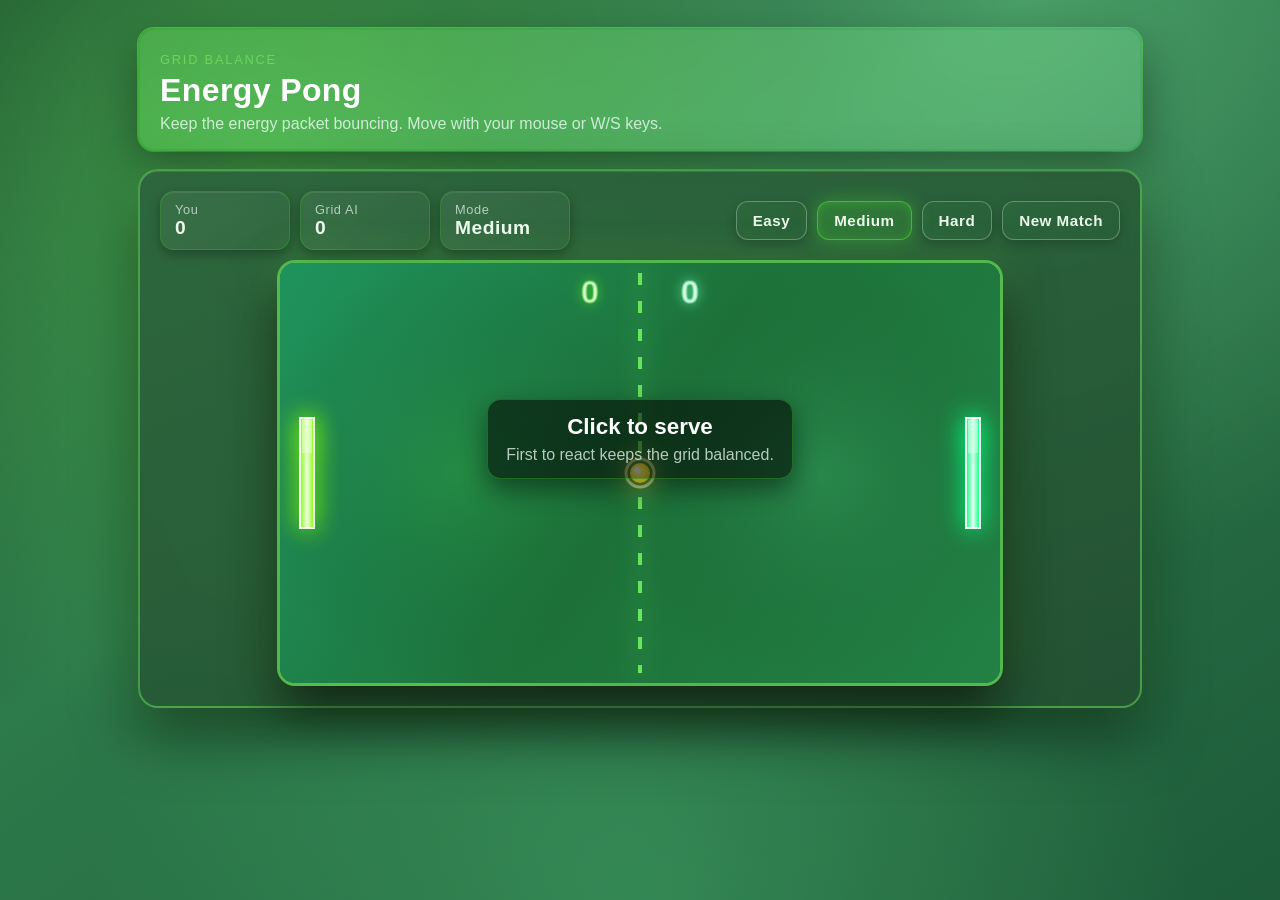
<file: energypong.html>
<!DOCTYPE html>
<html lang="en">
<head>
  <meta charset="UTF-8">
  <meta name="viewport" content="width=device-width,initial-scale=1.0">
  <title>Energy Pong</title>
  <link rel="stylesheet" href="games.css">
</head>
<body class="game-page pong-page">
  <header class="game-header">
    <div class="title">
      <span class="eyebrow">Grid Balance</span>
      <h1>Energy Pong</h1>
      <p>Keep the energy packet bouncing. Move with your mouse or W/S keys.</p>
    </div>
  </header>
  <div id="energypong-game"></div>
  <script src="games.js"></script>
  <script>
    if (window.initEnergyPong) window.initEnergyPong();
  </script>
</body>
</html>
</file>
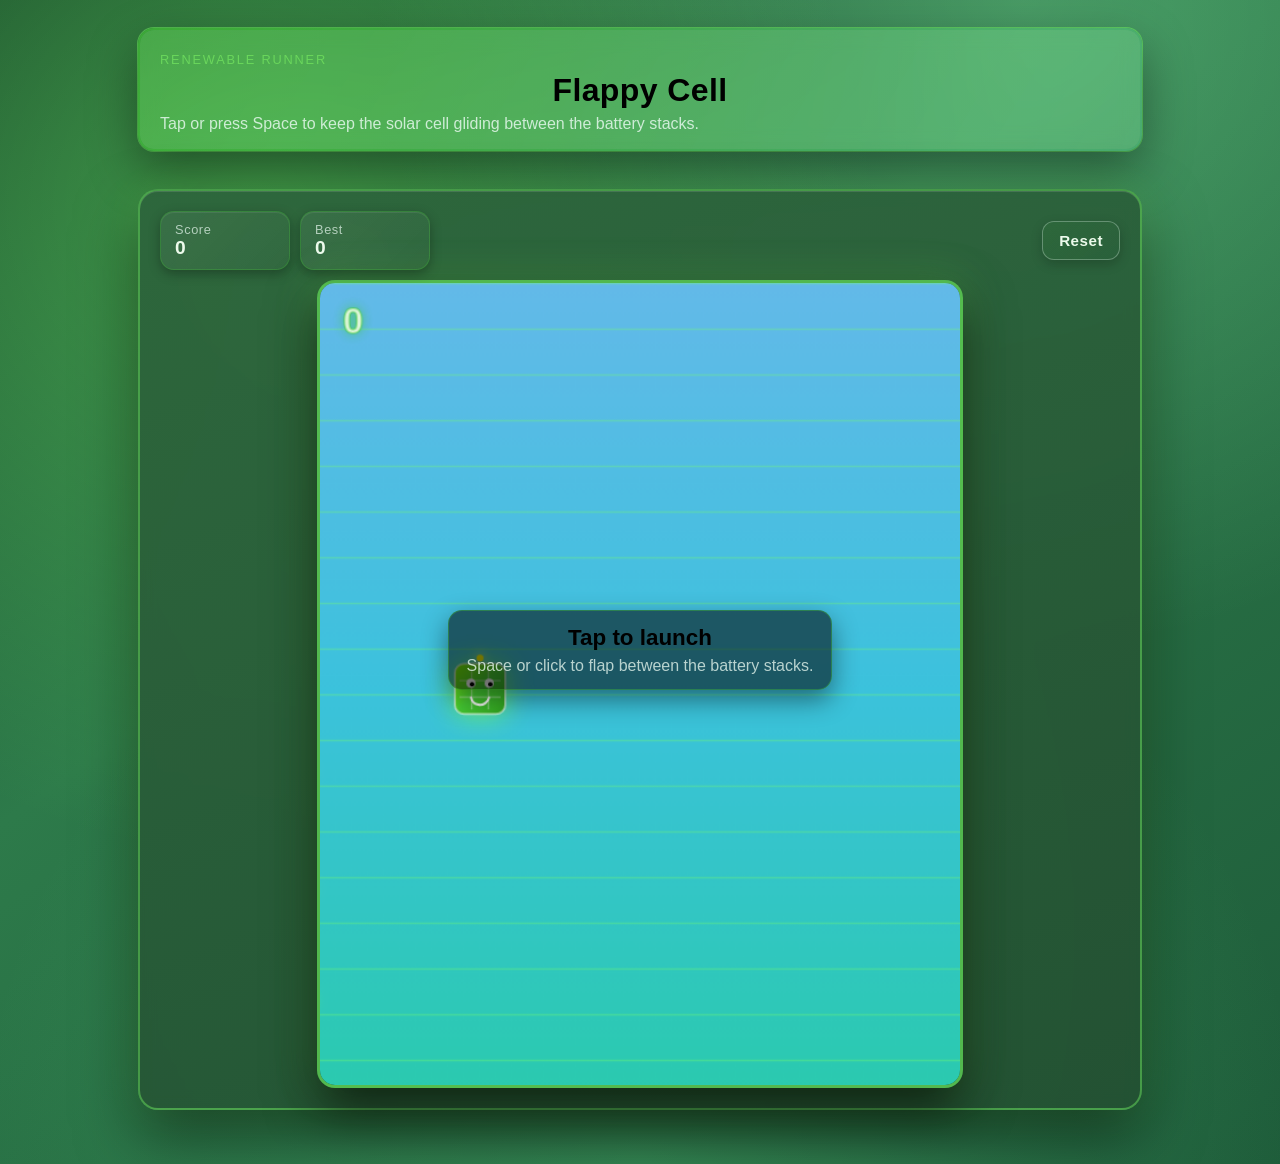
<file: flappybird.html>
<!DOCTYPE html>
<html lang="en">
<head>
  <meta charset="UTF-8">
  <meta name="viewport" content="width=device-width,initial-scale=1.0">
  <title>Flappy Cell</title>
  <link rel="stylesheet" href="games.css">
  <link rel="stylesheet" href="flappycell.css">
</head>
<body class="game-page flappy-page">
  <header class="game-header">
    <div class="title">
      <span class="eyebrow">Renewable Runner</span>
      <h1>Flappy Cell</h1>
      <p>Tap or press Space to keep the solar cell gliding between the battery stacks.</p>
    </div>
  </header>
  <div id="flappycell-game"></div>
  <script src="games.js"></script>
  <script>
    if (window.initFlappyCell) window.initFlappyCell();
  </script>
</body>
</html>
</file>
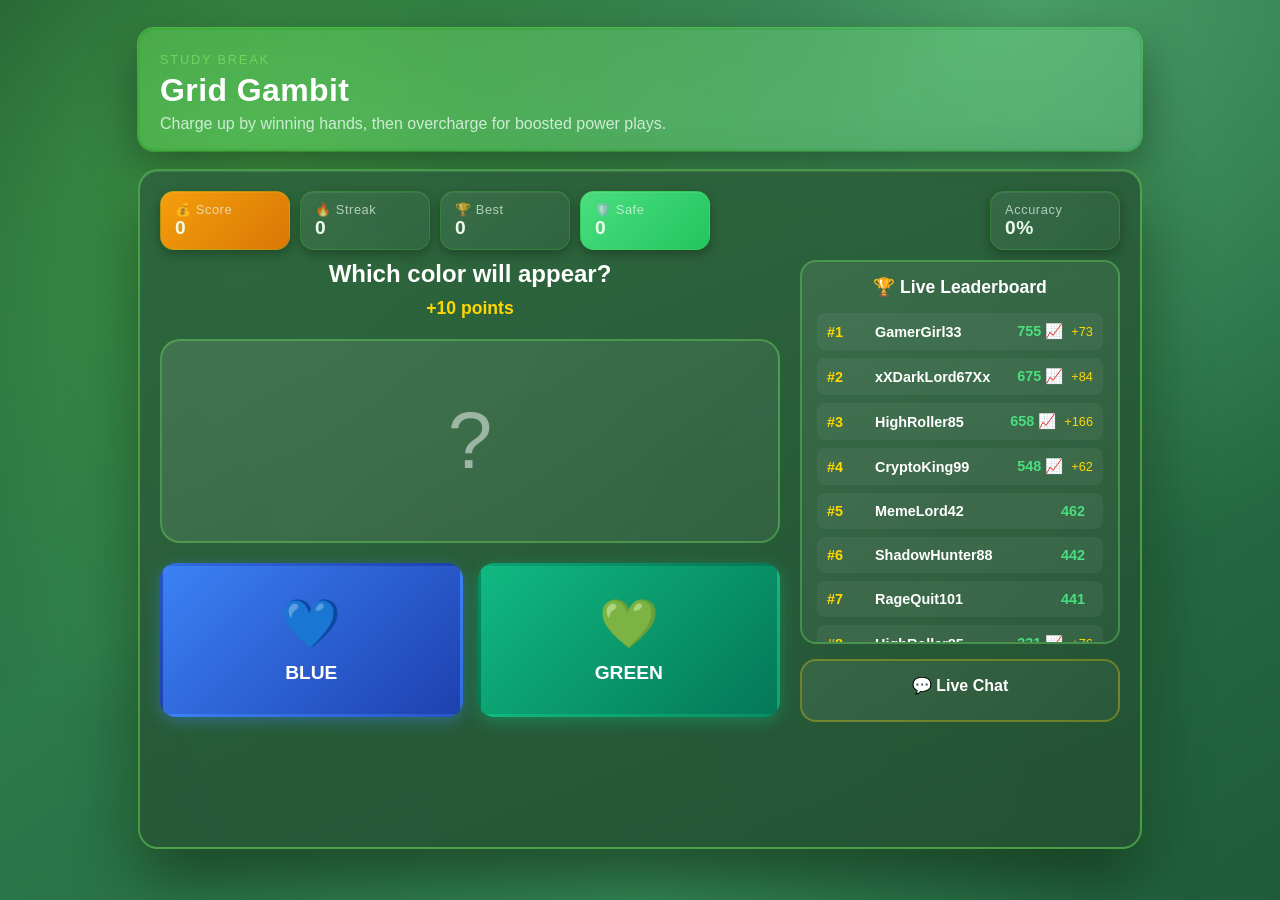
<file: gridgambit.html>
<!DOCTYPE html>
<html lang="en">
<head>
  <meta charset="UTF-8">
  <meta name="viewport" content="width=device-width,initial-scale=1.0">
  <title>Grid Gambit</title>
  <link rel="stylesheet" href="games.css">
</head>
<body class="game-page gambit-page">
  <header class="game-header">
    <div class="title">
      <span class="eyebrow">Study Break</span>
      <h1>Grid Gambit</h1>
      <p>Charge up by winning hands, then overcharge for boosted power plays.</p>
    </div>
  </header>
  <div id="gambit-game"></div>
  <script src="games.js"></script>
  <script>
    if (window.initGridGambit) window.initGridGambit();
  </script>
</body>
</html>
</file>
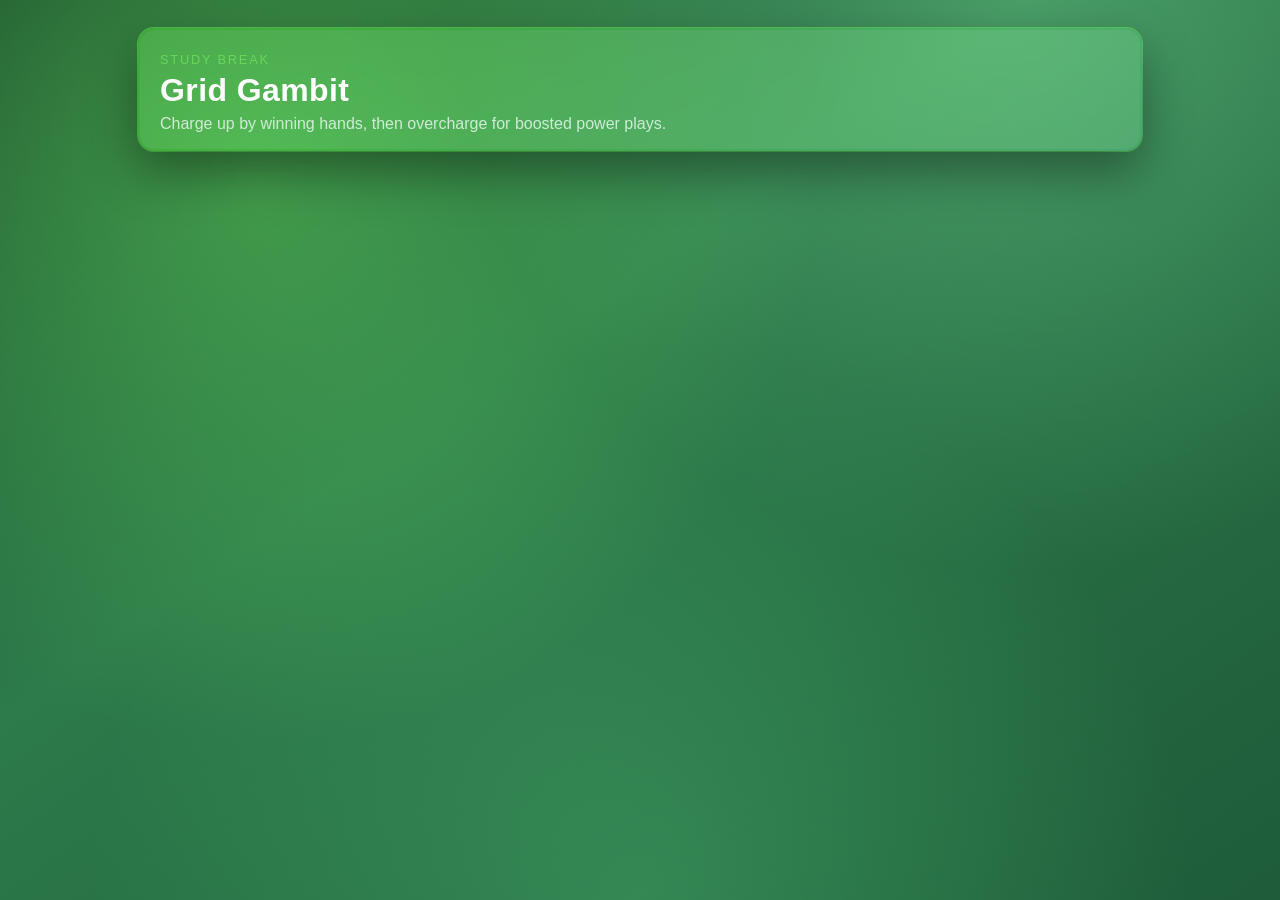
<file: poker.html>
<!DOCTYPE html>
<html lang="en">
<head>
  <meta charset="UTF-8">
  <meta name="viewport" content="width=device-width,initial-scale=1.0">
  <title>Grid Gambit</title>
  <link rel="stylesheet" href="games.css">
</head>
<body class="game-page poker-page">
  <header class="game-header">
    <div class="title">
      <span class="eyebrow">Study Break</span>
      <h1>Grid Gambit</h1>
      <p>Charge up by winning hands, then overcharge for boosted power plays.</p>
    </div>
  </header>
  <div id="poker-game"></div>
  <script src="games.js"></script>
  <script>
    if (window.initPoker) window.initPoker();
  </script>
</body>
</html>
</file>
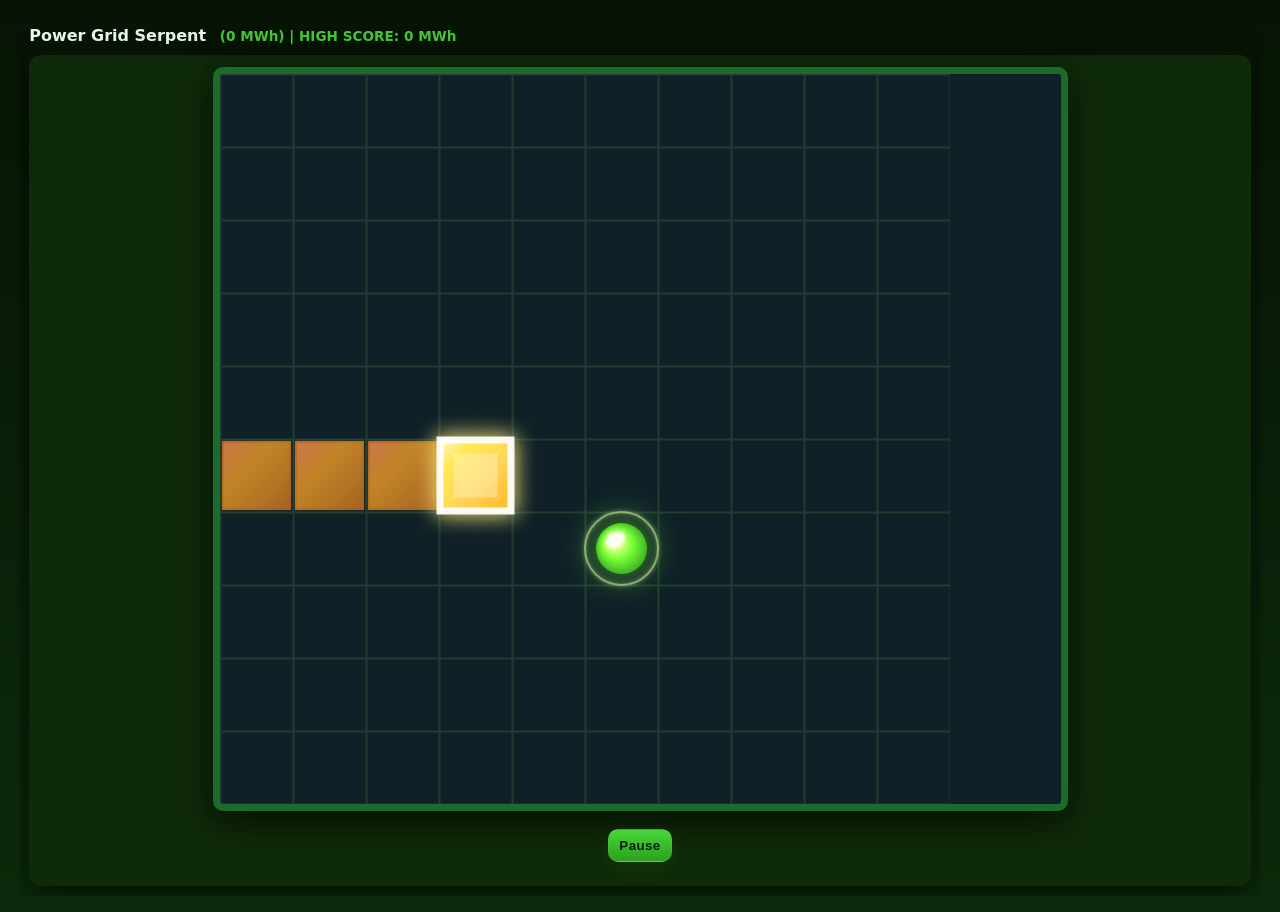
<file: snake.html>
<!doctype html>
<html lang="en">
<head>
  <meta charset="utf-8" />
  <meta name="viewport" content="width=device-width,initial-scale=1" />
  <title>Power Grid Serpent — Energy Flow Snake</title>
  <link rel="stylesheet" href="snake.css">
</head>
<body>
  <main class="wrap">
    <header>
      <h1>Power Grid Serpent <small style="font-weight:600;margin-left:8px;color:var(--accent)">(<span id="energy">0</span> MWh) | HIGH SCORE: <span id="highScore">0</span> MWh</small></h1>
    </header>

    <section class="game-area">
      <div class="canvas-wrap">
        <canvas id="gridCanvas" width="900" height="900" aria-label="Energy Flow Snake game"></canvas>
      </div>

      <!-- Game Over overlay (hidden by default) -->
      <div id="gameOverOverlay" class="game-over-overlay" aria-hidden="true">
        <div class="game-over-panel">
          <div id="gameOverMessage" class="game-over-message">GAME OVER — Short circuit! You hit the transmission line.</div>
          <button id="gameOverRestart" class="game-over-restart">Restart</button>
        </div>
      </div>

      <div class="controls">
        <button id="pauseBtn">Pause</button>
      </div>

      <!-- (No victory overlay — infinite wrapping gameplay restored) -->
    </section>
  </main>

  <script src="snake.js"></script>
</body>
</html>
</file>
<file: games.css>
:root {
  --ink: #0b2410;
  --panel: #0f2a18;
  --edge: #1b4f2d;
  --glow: #45cc33;
  --muted: #b5ebad;
}

/* Keyframe animations */
@keyframes cardDeal {
  from {
    opacity: 0;
    transform: translateY(-30px) rotateX(-90deg);
  }
  to {
    opacity: 1;
    transform: translateY(0) rotateX(0);
  }
}

@keyframes shimmer {
  0% { background-position: -200% center; }
  100% { background-position: 200% center; }
}

@keyframes pulse {
  0%, 100% { opacity: 1; }
  50% { opacity: 0.7; }
}

body.game-page {
  margin: 0;
  min-height: 100vh;
  font-family: "SF Pro Display", "Segoe UI", Arial, sans-serif;
  color: #ffffff;
  background: radial-gradient(circle at 20% 20%, rgba(120,255,100,0.35), transparent 45%),
              radial-gradient(circle at 80% 0%, rgba(150,255,180,0.28), transparent 42%),
              radial-gradient(circle at 50% 100%, rgba(100,230,140,0.25), transparent 50%),
              linear-gradient(145deg, #1a4d2e 0%, #2d7a4a 40%, #1e5c3a 100%);
  display: flex;
  flex-direction: column;
  align-items: center;
  padding: 18px 12px 28px;
  box-sizing: border-box;
  animation: pulse 4s ease-in-out infinite;
}

@media (min-width: 740px) {
  body.game-page { padding: 28px 16px 38px; }
}

.game-header {
  width: min(960px, 96vw);
  background: linear-gradient(120deg, rgba(120,255,100,0.35), rgba(150,255,180,0.25));
  border: 2px solid transparent;
  background-clip: padding-box;
  position: relative;
  border-radius: 16px;
  padding: 20px 20px 16px;
  box-shadow: 0 20px 50px rgba(0,0,0,0.4), 0 0 0 1px rgba(120,255,100,0.5);
  backdrop-filter: blur(10px);
}

.game-header::before {
  content: '';
  position: absolute;
  inset: -2px;
  border-radius: 16px;
  padding: 2px;
  background: linear-gradient(135deg, rgba(69,204,51,0.6), rgba(95,226,156,0.3));
  -webkit-mask: linear-gradient(#fff 0 0) content-box, linear-gradient(#fff 0 0);
  mask: linear-gradient(#fff 0 0) content-box, linear-gradient(#fff 0 0);
  -webkit-mask-composite: xor;
  mask-composite: exclude;
  pointer-events: none;
}

.game-header .title h1 {
  margin: 4px 0 6px 0;
  font-size: 2rem;
  letter-spacing: 0.4px;
}

.game-header .title p {
  margin: 0;
  color: rgba(234,250,241,0.82);
}

.eyebrow {
  text-transform: uppercase;
  font-size: 0.8rem;
  letter-spacing: 1.8px;
  color: #6ad65c;
}

.game-shell {
  width: min(960px, 96vw);
  background: linear-gradient(160deg, rgba(45,100,60,0.92), rgba(35,80,50,0.92));
  border: 2px solid rgba(120,255,100,0.4);
  box-shadow: 0 25px 60px rgba(0,0,0,0.5), 
              inset 0 1px 0 rgba(255,255,255,0.12),
              0 0 40px rgba(120,255,100,0.2);
  border-radius: 20px;
  padding: 20px;
  margin: 18px auto 0;
  position: relative;
  backdrop-filter: blur(8px);
}

.game-hud {
  display: flex;
  flex-wrap: wrap;
  gap: 12px;
  align-items: center;
  justify-content: space-between;
  margin-bottom: 10px;
}

.hud-group {
  display: flex;
  gap: 10px;
  flex-wrap: wrap;
}

.hud-pill {
  background: linear-gradient(135deg, rgba(255,255,255,0.06), rgba(255,255,255,0.02));
  border: 1px solid rgba(69,204,51,0.25);
  border-radius: 14px;
  padding: 10px 14px;
  min-width: 100px;
  box-shadow: inset 0 1px 0 rgba(255,255,255,0.08),
              0 4px 12px rgba(0,0,0,0.3);
  transition: all 0.3s ease;
}

.hud-pill:hover {
  background: linear-gradient(135deg, rgba(255,255,255,0.08), rgba(255,255,255,0.03));
  border-color: rgba(69,204,51,0.4);
  transform: translateY(-2px);
  box-shadow: inset 0 1px 0 rgba(255,255,255,0.1),
              0 6px 16px rgba(0,0,0,0.4),
              0 0 20px rgba(69,204,51,0.2);
}

.hud-pill span {
  display: block;
  font-size: 0.8rem;
  letter-spacing: 0.6px;
  color: rgba(234,250,241,0.7);
}

.hud-pill strong {
  display: block;
  font-size: 1.2rem;
  letter-spacing: 0.5px;
  color: #ecfaeb;
}

.ghost-btn {
  background: linear-gradient(135deg, rgba(69,204,51,0.05), transparent);
  color: #ecfaeb;
  border: 1.5px solid rgba(234,250,241,0.3);
  padding: 10px 16px;
  border-radius: 12px;
  font-weight: 700;
  font-size: 0.95rem;
  letter-spacing: 0.5px;
  cursor: pointer;
  transition: all 0.3s ease;
  box-shadow: 0 4px 12px rgba(0,0,0,0.2);
  position: relative;
  overflow: hidden;
}

.ghost-btn::before {
  content: '';
  position: absolute;
  top: 0;
  left: -100%;
  width: 100%;
  height: 100%;
  background: linear-gradient(90deg, transparent, rgba(255,255,255,0.1), transparent);
  transition: left 0.5s;
}

.ghost-btn:hover::before {
  left: 100%;
}

.ghost-btn:hover { 
  background: linear-gradient(135deg, rgba(69,204,51,0.15), rgba(69,204,51,0.05));
  border-color: rgba(69,204,51,0.6); 
  transform: translateY(-2px);
  box-shadow: 0 6px 20px rgba(69,204,51,0.3);
}

.ghost-btn:active { 
  transform: translateY(1px); 
  box-shadow: 0 2px 8px rgba(0,0,0,0.2);
}

.ghost-btn.primary { 
  background: linear-gradient(135deg, #45cc33 0%, #2fd077 50%, #26a644 100%);
  color: #061306; 
  border-color: transparent; 
  box-shadow: 0 10px 30px rgba(69,204,51,0.45),
              inset 0 1px 0 rgba(255,255,255,0.3);
  text-shadow: 0 1px 2px rgba(0,0,0,0.2);
}

.ghost-btn.primary:hover { 
  filter: brightness(1.1);
  box-shadow: 0 12px 35px rgba(69,204,51,0.55),
              inset 0 1px 0 rgba(255,255,255,0.4);
}

.ghost-btn.active { 
  background: linear-gradient(135deg, rgba(69,204,51,0.25), rgba(69,204,51,0.15));
  border-color: rgba(69,204,51,0.8);
  box-shadow: 0 0 20px rgba(69,204,51,0.4),
              inset 0 2px 8px rgba(69,204,51,0.3);
}

.game-canvas {
  background: radial-gradient(circle at 15% 15%, rgba(69,204,51,0.18), transparent 35%),
              radial-gradient(circle at 85% 25%, rgba(95,226,156,0.12), transparent 30%),
              #1a4d2e;
  border-radius: 18px;
  border: 3px solid rgba(120,255,100,0.6);
  box-shadow: 0 20px 50px rgba(0,0,0,0.75), 
              inset 0 1px 0 rgba(255,255,255,0.1),
              0 0 40px rgba(120,255,100,0.3);
  display: block;
  margin: 0 auto;
  min-height: 420px;
}

.flappy-canvas { width: 100%; max-width: 640px; height: auto; min-height: 520px; }
.pong-canvas { width: 100%; max-width: 720px; height: 420px; min-height: 420px; }

.center-callout {
  position: absolute;
  inset: 0;
  display: grid;
  place-items: center;
  pointer-events: none;
}

.center-callout .message {
  background: rgba(0,0,0,0.55);
  border: 1px solid rgba(69,204,51,0.35);
  border-radius: 14px;
  padding: 14px 18px;
  box-shadow: 0 10px 26px rgba(0,0,0,0.45);
  text-align: center;
}

.center-callout .message h2 {
  margin: 0 0 6px 0;
  font-size: 1.4rem;
}

.center-callout .message p {
  margin: 0;
  color: rgba(234,250,241,0.76);
}

.gambit-game-area {
  display: grid;
  grid-template-columns: 1fr 320px;
  gap: 20px;
  margin-top: 10px;
}

.gambit-sidebar {
  display: flex;
  flex-direction: column;
  gap: 15px;
}

.gambit-main {
  display: flex;
  flex-direction: column;
  gap: 20px;
}

.gambit-question {
  text-align: center;
}

.gambit-question h2 {
  margin: 0 0 10px 0;
  font-size: 1.5rem;
  color: #ffffff;
}

.gambit-multiplier {
  font-size: 1.1rem;
  color: #ffd700;
  font-weight: 700;
  animation: pulse 2s ease-in-out infinite;
}

.gambit-color-display {
  background: linear-gradient(135deg, rgba(255,255,255,0.1), rgba(255,255,255,0.05));
  border: 2px solid rgba(120,255,100,0.3);
  border-radius: 20px;
  height: 200px;
  display: flex;
  align-items: center;
  justify-content: center;
  transition: all 0.6s ease;
  position: relative;
  overflow: hidden;
}

.gambit-mystery {
  font-size: 80px;
  color: rgba(255,255,255,0.5);
  animation: mysteryPulse 1.5s ease-in-out infinite;
}

@keyframes mysteryPulse {
  0%, 100% { transform: scale(1); opacity: 0.5; }
  50% { transform: scale(1.2); opacity: 0.8; }
}

.gambit-color-display.revealing {
  animation: reveal 0.6s ease-out;
}

@keyframes reveal {
  0% { transform: scale(1); }
  50% { transform: scale(0.9); opacity: 0.5; }
  100% { transform: scale(1); opacity: 1; }
}

.gambit-color-display.show-blue {
  background: linear-gradient(135deg, #3b82f6, #1e40af);
  border-color: #60a5fa;
  box-shadow: 0 0 40px rgba(59,130,246,0.6);
}

.gambit-color-display.show-green {
  background: linear-gradient(135deg, #10b981, #047857);
  border-color: #34d399;
  box-shadow: 0 0 40px rgba(16,185,129,0.6);
}

.gambit-color-circle {
  width: 120px;
  height: 120px;
  border-radius: 50%;
  background: rgba(255,255,255,0.3);
  animation: colorReveal 0.6s ease-out;
}

@keyframes colorReveal {
  from { transform: scale(0); opacity: 0; }
  to { transform: scale(1); opacity: 1; }
}

.gambit-choices {
  display: grid;
  grid-template-columns: 1fr 1fr;
  gap: 15px;
}

.gambit-choice {
  padding: 30px 20px;
  border: 3px solid transparent;
  border-radius: 16px;
  font-size: 1.2rem;
  font-weight: 800;
  cursor: pointer;
  transition: all 0.3s ease;
  display: flex;
  flex-direction: column;
  align-items: center;
  gap: 10px;
  position: relative;
  overflow: hidden;
}

.gambit-choice .choice-icon {
  font-size: 3rem;
}

.gambit-choice.blue {
  background: linear-gradient(135deg, #3b82f6, #1e40af);
  color: white;
  box-shadow: 0 4px 15px rgba(59,130,246,0.4);
}

.gambit-choice.blue:hover:not(:disabled) {
  background: linear-gradient(135deg, #60a5fa, #3b82f6);
  transform: translateY(-3px);
  box-shadow: 0 8px 25px rgba(59,130,246,0.6);
}

.gambit-choice.green {
  background: linear-gradient(135deg, #10b981, #047857);
  color: white;
  box-shadow: 0 4px 15px rgba(16,185,129,0.4);
}

.gambit-choice.green:hover:not(:disabled) {
  background: linear-gradient(135deg, #34d399, #10b981);
  transform: translateY(-3px);
  box-shadow: 0 8px 25px rgba(16,185,129,0.6);
}

.gambit-choice:disabled {
  opacity: 0.6;
  cursor: not-allowed;
}

.gambit-choice.correct {
  animation: correctPulse 0.6s ease-out;
  border-color: #ffd700;
}

.gambit-choice.wrong {
  animation: wrongShake 0.6s ease-out;
  border-color: #ef4444;
}

@keyframes correctPulse {
  0%, 100% { transform: scale(1); }
  50% { transform: scale(1.1); box-shadow: 0 0 30px #ffd700; }
}

@keyframes wrongShake {
  0%, 100% { transform: translateX(0); }
  25% { transform: translateX(-10px); }
  75% { transform: translateX(10px); }
}

.gambit-message {
  text-align: center;
  font-size: 1.2rem;
  font-weight: 700;
  min-height: 60px;
  display: flex;
  align-items: center;
  justify-content: center;
  padding: 15px;
  border-radius: 12px;
  transition: all 0.3s ease;
}

.gambit-message.correct {
  background: rgba(16,185,129,0.2);
  color: #4ade80;
  border: 2px solid #4ade80;
}

.gambit-message.wrong {
  background: rgba(239,68,68,0.2);
  color: #ef4444;
  border: 2px solid #ef4444;
}

.gambit-leaderboard {
  background: linear-gradient(135deg, rgba(255,255,255,0.08), rgba(255,255,255,0.03));
  border: 2px solid rgba(120,255,100,0.3);
  border-radius: 16px;
  padding: 15px;
  max-height: 350px;
  overflow-y: auto;
}

.gambit-chat {
  background: linear-gradient(135deg, rgba(255,255,255,0.08), rgba(255,255,255,0.03));
  border: 2px solid rgba(255,215,0,0.3);
  border-radius: 16px;
  padding: 15px;
  max-height: 250px;
  overflow-y: auto;
}

.gambit-chat h3 {
  margin: 0 0 10px 0;
  font-size: 1rem;
  color: #ffffff;
  text-align: center;
}

.chat-messages {
  display: flex;
  flex-direction: column;
  gap: 8px;
}

.chat-item {
  padding: 8px;
  background: rgba(255,255,255,0.05);
  border-radius: 6px;
  font-size: 0.85rem;
  animation: chatSlideIn 0.3s ease-out;
}

@keyframes chatSlideIn {
  from { transform: translateX(-10px); opacity: 0; }
  to { transform: translateX(0); opacity: 1; }
}

.chat-user {
  color: #ffd700;
  font-weight: 700;
  margin-right: 5px;
}

.chat-text {
  color: #ffffff;
}

.double-or-nothing-overlay {
  position: fixed;
  top: 0;
  left: 0;
  width: 100vw;
  height: 100vh;
  background: rgba(0,0,0,0.9);
  display: flex;
  align-items: center;
  justify-content: center;
  z-index: 1000;
  animation: fadeIn 0.3s ease-out;
}

@keyframes fadeIn {
  from { opacity: 0; }
  to { opacity: 1; }
}

.don-modal {
  background: linear-gradient(135deg, #1a1a1a, #2d2d2d);
  border: 4px solid #ffd700;
  border-radius: 24px;
  padding: 40px;
  max-width: 550px;
  text-align: center;
  animation: popIn 0.4s ease-out;
  box-shadow: 0 20px 60px rgba(0,0,0,0.8), 0 0 40px rgba(255,215,0,0.3);
}

@keyframes popIn {
  from { transform: scale(0.8); opacity: 0; }
  to { transform: scale(1); opacity: 1; }
}

.don-header {
  margin-bottom: 25px;
}

.don-modal h2 {
  margin: 0 0 15px 0;
  color: #ffd700;
  font-size: 2.2rem;
  text-shadow: 0 0 30px rgba(255,215,0,0.6), 0 4px 8px rgba(0,0,0,0.5);
  letter-spacing: 1px;
}

.don-modal p {
  margin: 0 0 15px 0;
  color: #ffffff;
  font-size: 1.15rem;
  line-height: 1.5;
}

.don-modal p strong {
  color: #ffd700;
  font-size: 1.3rem;
}

.don-timer {
  background: rgba(255,255,255,0.1);
  border: 2px solid rgba(255,215,0,0.5);
  border-radius: 12px;
  padding: 10px 20px;
  color: #ffffff;
  font-size: 1.1rem;
  margin-top: 10px;
}

.don-timer strong {
  color: #ffd700;
  font-size: 1.3rem;
}

.don-wheel-container {
  position: relative;
  margin: 25px auto;
  width: 300px;
  height: 300px;
}

#don-wheel {
  border-radius: 50%;
  box-shadow: 0 0 30px rgba(255,215,0,0.4), 0 8px 20px rgba(0,0,0,0.5);
}

.don-pointer {
  position: absolute;
  top: -20px;
  left: 50%;
  transform: translateX(-50%);
  font-size: 2.5rem;
  color: #ffd700;
  filter: drop-shadow(0 0 15px rgba(255,215,0,0.9));
  z-index: 10;
  animation: pointerBounce 1s ease-in-out infinite;
}

@keyframes pointerBounce {
  0%, 100% { top: -20px; }
  50% { top: -25px; }
}

.don-result {
  margin: 20px 0;
  min-height: 40px;
}

.don-buttons {
  display: flex;
  gap: 20px;
  justify-content: center;
  margin-top: 25px;
}

.don-btn {
  padding: 18px 35px;
  border: none;
  border-radius: 16px;
  font-size: 1.15rem;
  font-weight: 800;
  cursor: pointer;
  transition: all 0.3s ease;
  min-width: 160px;
  display: flex;
  flex-direction: column;
  align-items: center;
  gap: 5px;
  box-shadow: 0 6px 20px rgba(0,0,0,0.3);
}

.don-btn .btn-icon {
  font-size: 2rem;
}

.don-btn .btn-text {
  font-size: 1rem;
}

.don-btn.accept {
  background: linear-gradient(135deg, #10b981, #047857);
  color: white;
  border: 3px solid #34d399;
}

.don-btn.accept:hover {
  background: linear-gradient(135deg, #34d399, #10b981);
  transform: translateY(-3px) scale(1.05);
  box-shadow: 0 8px 25px rgba(16,185,129,0.5);
}

.don-btn.decline {
  background: linear-gradient(135deg, #ef4444, #b91c1c);
  color: white;
  border: 3px solid #f87171;
}

.don-btn.decline:hover {
  background: linear-gradient(135deg, #f87171, #ef4444);
  transform: translateY(-3px) scale(1.05);
  box-shadow: 0 8px 25px rgba(239,68,68,0.5);
}

.gambit-leaderboard h3 {
  margin: 0 0 15px 0;
  font-size: 1.1rem;
  color: #ffffff;
  text-align: center;
}

.leaderboard-list {
  display: flex;
  flex-direction: column;
  gap: 8px;
}

.leaderboard-item {
  display: grid;
  grid-template-columns: 40px 1fr auto auto;
  gap: 8px;
  align-items: center;
  padding: 10px;
  background: rgba(255,255,255,0.05);
  border-radius: 8px;
  font-size: 0.9rem;
  transition: all 0.3s ease;
}

.leaderboard-item:hover {
  background: rgba(255,255,255,0.1);
  transform: translateX(3px);
}

.leaderboard-item .rank {
  font-weight: 700;
  color: #ffd700;
}

.leaderboard-item .name {
  color: #ffffff;
  font-weight: 600;
}

.leaderboard-item .score {
  color: #4ade80;
  font-weight: 700;
}

.leaderboard-item .trend {
  color: #ffd700;
  font-size: 0.8rem;
}

@media (max-width: 900px) {
  .gambit-game-area {
    grid-template-columns: 1fr;
  }
  
  .gambit-leaderboard {
    max-height: 250px;
  }
  
  .gambit-chat {
    max-height: 200px;
  }
  
  .don-modal {
    max-width: 90vw;
    padding: 20px;
  }
  
  .don-wheel-container {
    width: 250px;
    height: 250px;
  }
  
  .don-wheel-container canvas {
    width: 250px !important;
    height: 250px !important;
  }
  
  .don-buttons {
    flex-direction: column;
  }
}

.gambit-table {
  background: radial-gradient(circle at 30% 20%, rgba(69,204,51,0.18), transparent 45%),
              linear-gradient(140deg, #0e1f13 0%, #0b160d 100%);
  border: 2px solid rgba(69,204,51,0.25);
  border-radius: 18px;
  padding: 18px;
  display: grid;
  gap: 18px;
  box-shadow: inset 0 2px 8px rgba(0,0,0,0.3),
              0 4px 12px rgba(0,0,0,0.4);
}

.hand {
  display: grid;
  gap: 8px;
}

.hand-label {
  font-weight: 700;
  letter-spacing: 0.5px;
  color: #6ad65c;
}

.card-row {
  display: flex;
  gap: 10px;
  flex-wrap: wrap;
}

.card {
  width: 92px;
  height: 132px;
  background: linear-gradient(135deg, #0f2a18, #0c1f11);
  border: 2px solid rgba(234,250,241,0.2);
  border-radius: 14px;
  box-shadow: 0 12px 28px rgba(0,0,0,0.6), 
              inset 0 1px 0 rgba(255,255,255,0.1),
              0 0 20px rgba(69,204,51,0.1);
  display: grid;
  grid-template-rows: 1fr 1fr 1fr;
  padding: 12px;
  color: #ecfaeb;
  font-weight: 700;
  position: relative;
  transition: transform 0.3s ease, box-shadow 0.3s ease;
  cursor: pointer;
  overflow: hidden;
}

.card:hover {
  transform: translateY(-5px) scale(1.05);
  box-shadow: 0 16px 35px rgba(0,0,0,0.7),
              inset 0 1px 0 rgba(255,255,255,0.15),
              0 0 30px rgba(69,204,51,0.3);
}

.card-shine {
  position: absolute;
  inset: 0;
  background: linear-gradient(
    135deg,
    transparent 30%,
    rgba(255,255,255,0.1) 50%,
    transparent 70%
  );
  background-size: 200% 200%;
  animation: shimmer 3s ease-in-out infinite;
  pointer-events: none;
}

.card::after {
  content: '';
  position: absolute;
  inset: 0;
  border-radius: 14px;
  background: linear-gradient(140deg, rgba(255,255,255,0.08), rgba(255,255,255,0));
  pointer-events: none;
}

.card .rank { font-size: 1.2rem; }
.card .suit { font-size: 1.2rem; align-self: center; text-align: center; }
.card .rank.bottom { justify-self: end; transform: rotate(180deg); }
.card.red { color: #ff9ba2; }

.hand-result {
  color: #eafaf1;
  font-size: 0.95rem;
}

.gambit-actions {
  display: flex;
  align-items: center;
  justify-content: space-between;
  gap: 12px;
  margin-top: 6px;
}

.gambit-tip {
  color: rgba(234,250,241,0.75);
}

#gambit-game, #energypong-game, #flappycell-game {
  width: 100%;
}

@media (max-width: 640px) {
  .game-header .title h1 { font-size: 1.6rem; }
  .gambit-actions { flex-direction: column; align-items: flex-start; }
  .card { 
    width: 88px; 
    height: 126px; 
    padding: 10px;
    /* Larger tap targets on mobile */
    min-width: 88px;
    min-height: 126px;
  }
  .card-row {
    gap: 8px;
    justify-content: center;
  }
  .hud-pill { 
    min-width: 84px; 
    padding: 8px 12px; 
    font-size: 0.9rem;
  }
  .ghost-btn {
    padding: 12px 16px;
    font-size: 1rem;
    min-height: 44px; /* Better touch target */
  }
  .game-shell { 
    padding: 14px; 
  }
  .game-hud { 
    gap: 10px; 
  }
  body.game-page { 
    padding: 14px 10px 20px; 
  }
  .game-canvas {
    max-width: 95vw;
  }
}


#games-section {
	position: absolute;
	top: 20px;
	left: 20px;
	z-index: 102;
}

#open-games-modal {
	padding: 0.75rem 1.2rem;
	font-size: 1.1rem;
	cursor: pointer;
	border: none;
	border-radius: 8px;
	background: var(--primary-600);
	color: var(--text-50);
	font-weight: 600;
	box-shadow: 0 2px 8px rgba(0,0,0,0.08);
	transition: background 0.3s, color 0.3s;
}
#open-games-modal:hover {
	background: var(--primary-700);
}

.modal {
	display: none;
	position: fixed;
	z-index: 200;
	left: 0;
	top: 0;
	width: 100%;
	height: 100%;
	overflow: auto;
	background: rgba(0,0,0,0.6);
}
.modal-content {
	background: var(--background-100);
	color: var(--text-950);
	margin: 10% auto;
	padding: 2rem;
	border: 1px solid var(--primary-200);
	width: 80%;
	max-width: 400px;
	border-radius: 12px;
	box-shadow: 0 8px 16px rgba(0,0,0,0.15);
	text-align: center;
}
.close-button {
	color: var(--text-400);
	float: right;
	font-size: 2rem;
	font-weight: bold;
	line-height: 1;
	margin-left: 1rem;
}
.close-button:hover,
.close-button:focus {
	color: var(--text-950);
	text-decoration: none;
	cursor: pointer;
}
#game-choices {
	display: flex;
	flex-direction: column;
	gap: 0.75rem;
	margin-top: 1.5rem;
}
.game-choice-btn {
	padding: 0.75rem 1rem;
	background: var(--accent-600);
	color: var(--text-50);
	border: none;
	border-radius: 8px;
	cursor: pointer;
	font-size: 1rem;
	font-weight: 600;
	box-shadow: 0 2px 8px rgba(0,0,0,0.08);
	transition: background 0.3s, color 0.3s, transform 0.2s;
}
.game-choice-btn:hover {
	background: var(--accent-700);
	transform: scale(1.04);
}
</file>
<file: flappycell.css>
:root[data-theme="light"] {
  --cell-bg: #184c19;
  --cell-border: #6ad65c;
  --cell-shadow: rgba(106,214,92,0.22);
  --cell-title: #ecfaeb;
  --cell-subtitle: #daf5d6;
  --cell-score: #daf5d6;
  --cell-best: #6ad65c;
  --cell-text: #ecfaeb;
}
:root[data-theme="dark"] {
  --cell-bg: #184c19;
  --cell-border: #6ad65c;
  --cell-shadow: rgba(106,214,92,0.22);
  --cell-title: #ecfaeb;
  --cell-subtitle: #daf5d6;
  --cell-score: #daf5d6;
  --cell-best: #6ad65c;
  --cell-text: #ecfaeb;
}



body.flappy-page {
  color: var(--cell-text);
  font-family: Arial, sans-serif;
}



h1 {
  color: var(--cell-title);
  font-size: 2.2rem;
  margin-top: 2rem;
  margin-bottom: 0.5rem;
  text-align: center;
  text-shadow: 0 2px 8px var(--cell-shadow);
  letter-spacing: 1px;
}


#flappycell-game {
  margin-top: 1.25rem;
  margin-bottom: 1rem;
}

/* Responsive for mobile */
@media (max-width: 500px) {
  canvas {
    width: 96vw !important;
    height: auto !important;
    max-width: 100vw;
    max-height: 72vh;
  }
}
</file>
<file: snake.css>
:root{
  --bg: #071405;
  --panel: #0f2a09;
  --accent: #45cc33;
  --accent-2: #f39c12;
  --loss: #6b6b6b;
  --spike: #c0392b;
  --text: #eafaf1;
}
*{box-sizing:border-box}
body{background:linear-gradient(180deg,var(--bg),#0b2a0a);color:var(--text);font-family:system-ui,Segoe UI,Arial;margin:0;display:flex;align-items:center;justify-content:center;min-height:100vh;overflow-x:hidden;padding:16px 10px;box-sizing:border-box}
.wrap{width:98vw;max-width:1200px;margin:0 auto;padding:14px;overflow:visible;box-sizing:border-box}
/* Ensure the primary game-board container (if used) fits inside the outer wrap */
#game-board-container{width:100%;height:auto;max-width:100%;box-sizing:border-box;touch-action:none}
header{display:flex;flex-direction:column;gap:6px;margin-bottom:10px}
h1{margin:0;font-size:1.6rem}
.subtitle{margin:0;color:rgba(234,250,241,0.85)}
.game-area{background:var(--panel);padding:12px;border-radius:12px;box-shadow:0 8px 30px rgba(0,0,0,0.6);display:grid;grid-template-columns:1fr;gap:10px;position:relative}
/* Canvas: responsive, larger, and textured background for a high-tech grid feel */
/* Canvas wrapper provides subtle grid lines; canvas is transparent so lines show through */
.canvas-wrap{display:block;margin:0 auto;/* width is controlled by JS to avoid CSS scaling; wrapper still constrains size */border-radius:10px;overflow:hidden;border-style:solid;border-color:rgba(30,120,45,0.85);box-shadow:0 10px 36px rgba(0,0,0,0.65), 0 0 18px rgba(36,123,40,0.06);background-color:#0f2027;width:min(90vw,880px);max-width:100vw;max-height:86vh}
/* Border thickness scales with cell size so the rectangle appears larger when cells are larger */
.canvas-wrap{border-width:clamp(2px, calc(var(--cell-size) / 10), 14px)}

/* Canvas should use the exact pixel width/height set by JS (cols * cellSize).
  Avoid forcing width:100% via CSS because that can stretch the drawing buffer
  and create blurry or distorted grid lines. JS writes inline styles to keep
  a 1:1 CSS-pixel to logical-cell mapping. */
canvas{display:block;width:auto;height:auto;background:transparent;border-radius:0;max-width:100%;touch-action:none}
.controls{display:flex;gap:8px;justify-content:center}
.controls{margin-top:8px;padding-bottom:12px}
.controls button{background:var(--accent);border:none;padding:8px 12px;border-radius:8px;color:#07210a;font-weight:700;cursor:pointer}
.controls button:active{transform:translateY(1px)}

/* Pause button specific styling for a cleaner, modern look */
#pauseBtn{background:linear-gradient(180deg,#47d63a,#2ea01d);color:#04200a;padding:10px 14px;border-radius:10px;border:1px solid rgba(255,255,255,0.06);box-shadow:0 6px 18px rgba(46,160,29,0.12);font-weight:800;letter-spacing:0.4px}
#pauseBtn:hover{filter:brightness(1.05);transform:translateY(-1px)}
#pauseBtn:active{transform:translateY(1px);filter:brightness(0.95)}
.cell{display:inline-block;width:18px;height:18px;border-radius:4px}
.cell.snake{background:linear-gradient(90deg,var(--accent-2),#ff5e3a)}
.cell.food{background:var(--accent);border-radius:50%}
.cell.loss{background:var(--loss)}
.cell.spike{background:var(--spike)}
footer{margin-top:8px;text-align:center;color:rgba(234,250,241,0.7)}

.game-over-overlay{position:absolute;inset:0;display:flex;align-items:center;justify-content:center;pointer-events:none}
.game-over-overlay{position:absolute;inset:0;display:flex;align-items:center;justify-content:center;pointer-events:none}
.game-over-panel{pointer-events:auto;background:rgba(0,0,0,0.66);border:2px solid rgba(255,255,255,0.06);padding:12px 18px;border-radius:10px;display:flex;flex-direction:column;gap:8px;align-items:center;min-width:260px}
.game-over-message{color:#fff;text-align:center;font-weight:700;font-size:14px;line-height:1.1}
.game-over-restart{background:var(--accent);border:none;padding:8px 12px;border-radius:8px;color:#07210a;font-weight:800;cursor:pointer}

/* Hidden by default; JS will toggle display */
#gameOverOverlay[aria-hidden="true"]{display:none}
#gameOverOverlay[aria-hidden="false"]{display:flex}

/* Pre-round overlay */
/* Victory overlay removed for infinite-wrapping gameplay */

/* Universal containment for screens below very large desktops (up to 1600px) */
@media (max-width:1600px){
  /* Enforce outer wrapper containment */
  .wrap{overflow:hidden;max-width:100vw;max-height:100vh}

  /* Force the game board to fit within viewport and keep 1:1 aspect */
  #game-board-container{
    width:95vw !important;
    max-width:95vw !important;
    height:auto !important; /* let JS set canvas pixel height to maintain crisp 1:1 cells */
    max-height:95vh !important;
    margin:12px auto !important;
    box-sizing:border-box;
    touch-action:none;
  }

  /* Adjust surrounding layout to fit smaller screens */
  .wrap{width:97vw;padding:10px;margin:0 auto}
  .canvas-wrap{width:min(95vmin,1080px);max-width:97vw;margin:0 auto;box-sizing:border-box;touch-action:none}

  /* Reduce header/score sizes to preserve vertical space */
  header h1{font-size:1.0rem}
  header h1 small{font-size:0.85rem}

  /* Ensure game over panel fits */
  .game-over-panel{min-width:200px;padding:10px}

  /* Slightly reduce control button sizes on smaller screens */
  .controls button{padding:8px 10px}
  #pauseBtn{padding:8px 10px}
}
</file>
